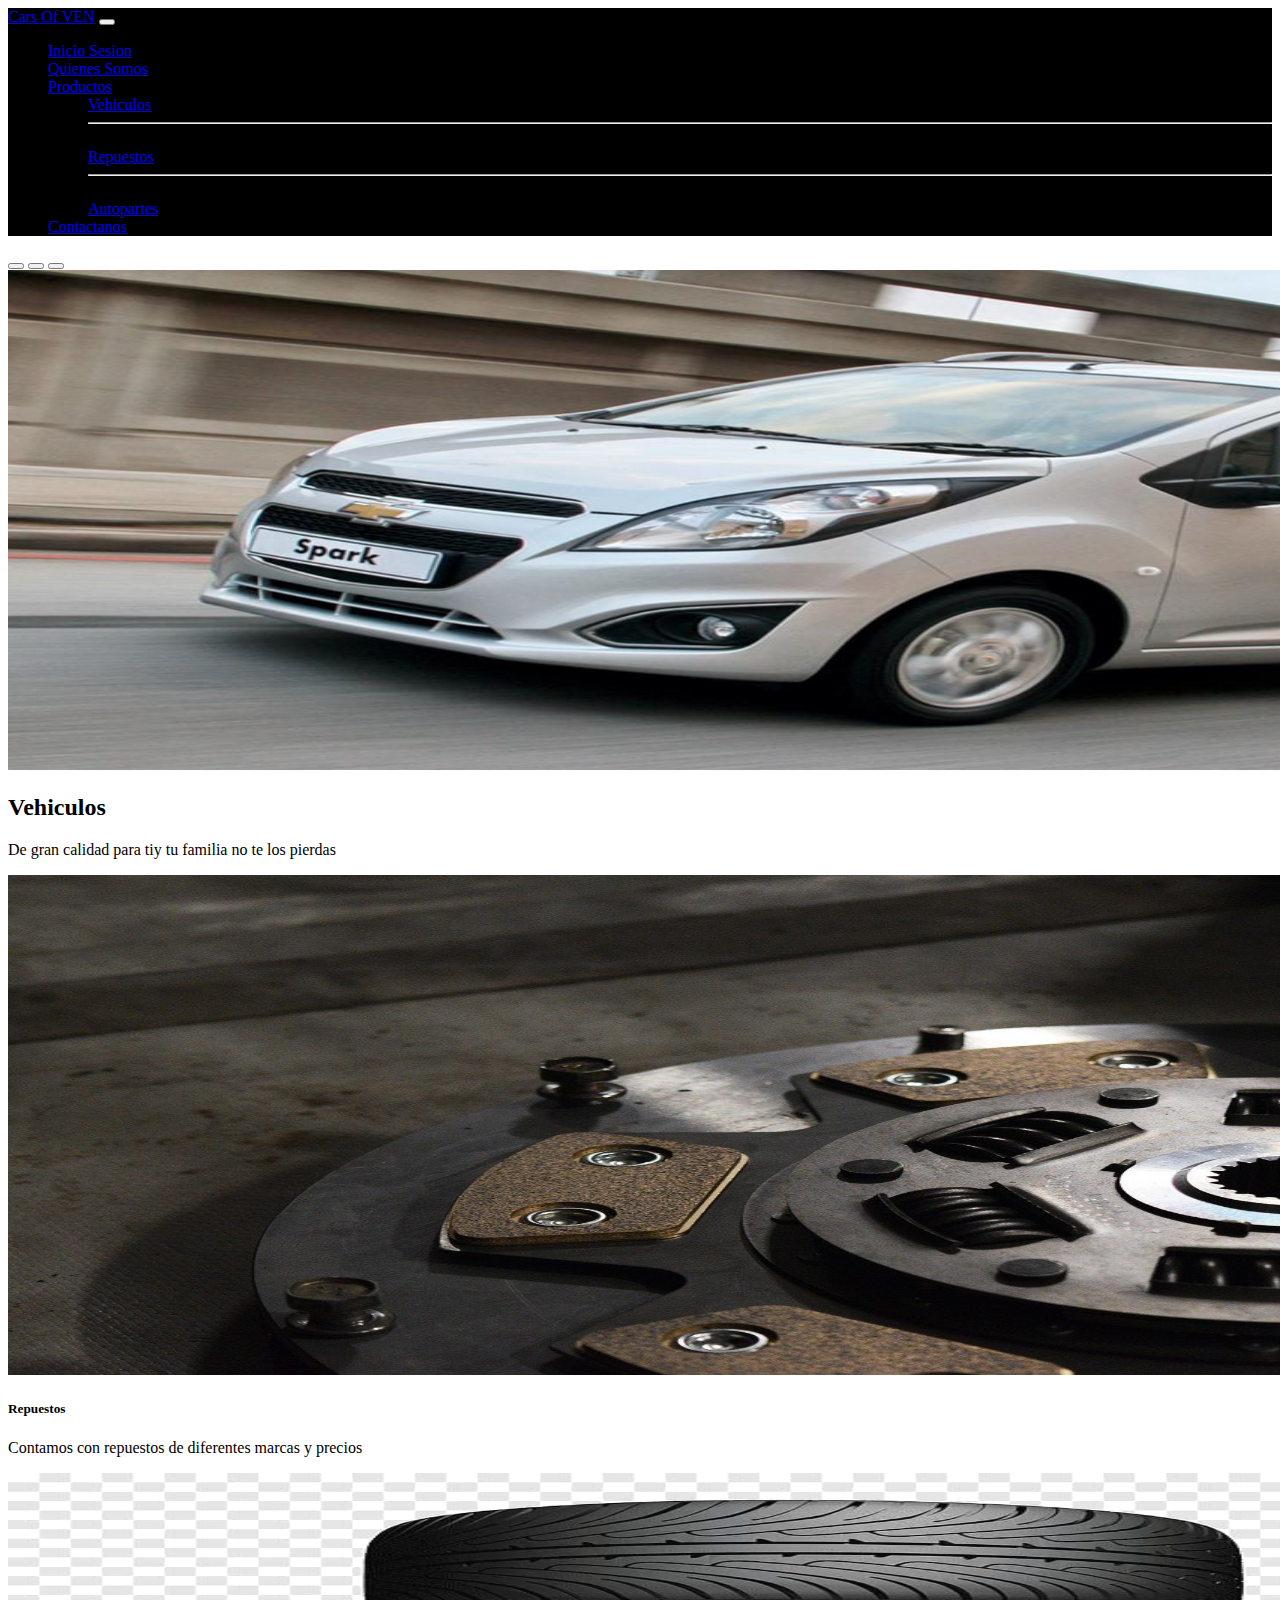
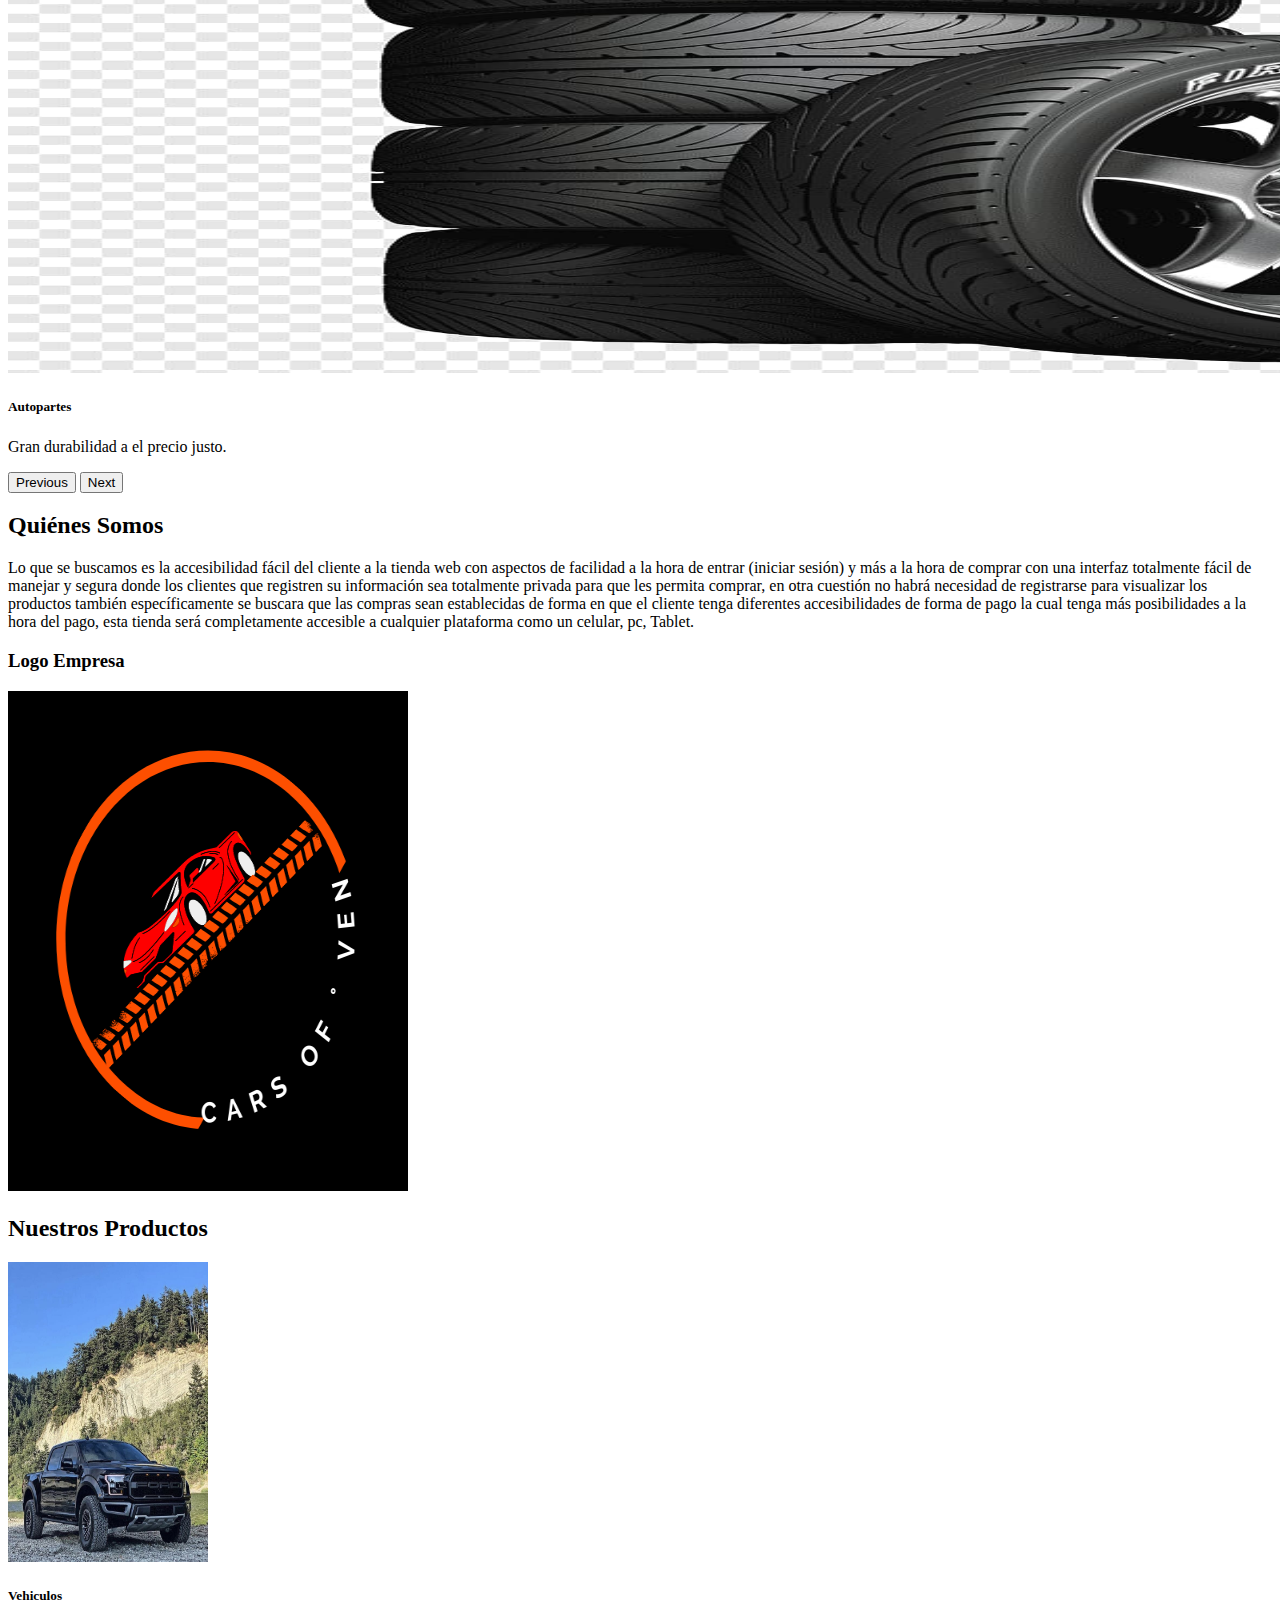
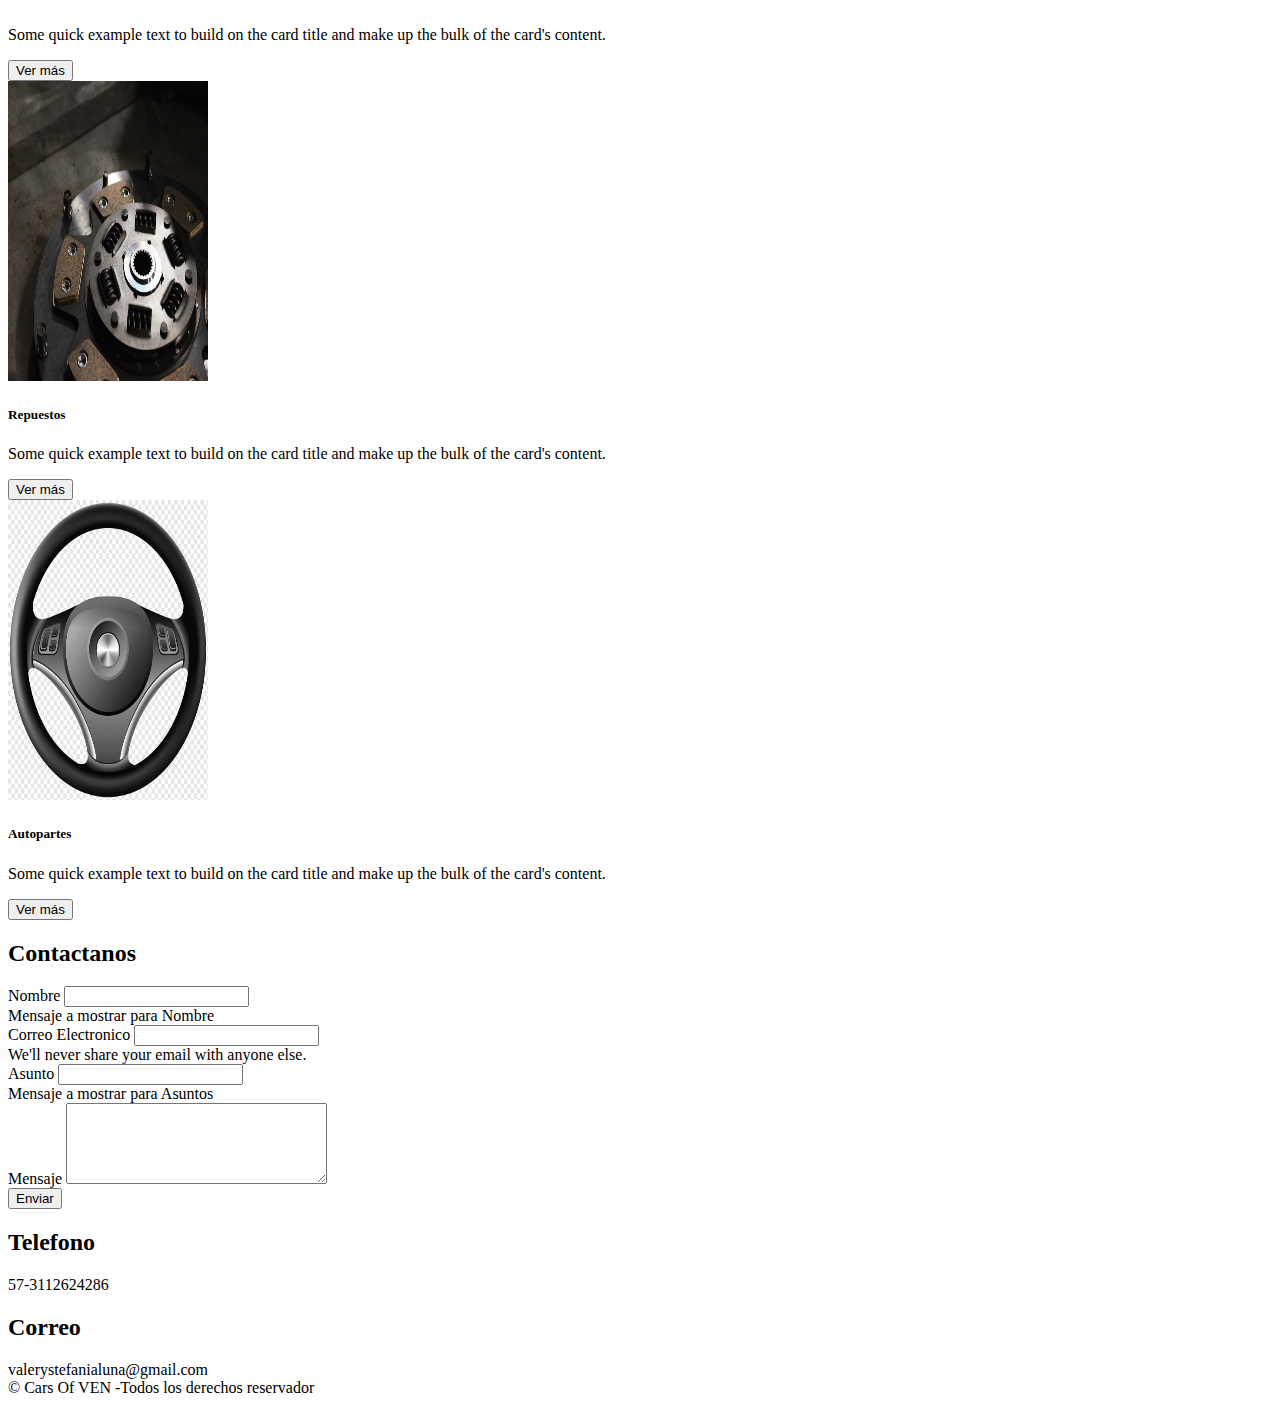
<file: index.html>
<!doctype html>
<html lang="es">
  <head>
<meta charset="utf-8">
<meta name="viewport" content="width=device-width, initial-scale=1">
<title>Concecionario</title>
<link href="https://cdn.jsdelivr.net/npm/bootstrap@5.3.0-alpha3/dist/css/bootstrap.min.css" rel="stylesheet" integrity="sha384-KK94CHFLLe+nY2dmCWGMq91rCGa5gtU4mk92HdvYe+M/SXH301p5ILy+dN9+nJOZ" crossorigin="anonymous">
<link rel="stylesheet" href="css/estiilos.css">
</head>
<body>
<header>
<div class="container">
<nav class="navbar navbar-expand-lg navbar-dark ">
<div class="container-fluid">
<a class="navbar-brand" href="dashboard cov/dashboard.html">Cars Of VEN</a>
<button class="navbar-toggler" type="button" data-bs-toggle="collapse" data-bs-target="#navbarSupportedContent" aria-controls="navbarSupportedContent" aria-expanded="false" aria-label="Toggle navigation">
<span class="navbar-toggler-icon"></span>
</button>
<div class="collapse navbar-collapse" id="navbarSupportedContent">
 <ul class="navbar-nav ms-auto mb-2 mb-lg-0">
<li class="nav-item">
<a class="nav-link active" aria-current="page" href="formularios de registro/formularios.html">Inicio Sesion</a>
</li>
<li class="nav-item">
  <a class="nav-link active" aria-current="page" href="error500.html">Quienes Somos</a>
</li>
<li class="nav-item dropdown">
<a class="nav-link dropdown-toggle" href="#" role="button" data-bs-toggle="dropdown" aria-expanded="false">
Productos
</a>
<ul class="dropdown-menu">
<li><a class="dropdown-item" href="#">Vehiculos</a></li>
<li><hr class="dropdown-divider"></li>
<li><a class="dropdown-item" href="#">Repuestos</a></li>
<li><hr class="dropdown-divider"></li>
<li><a class="dropdown-item" href="#">Autopartes</a></li>
</ul>
</li>
<li class="nav-item">
<a class="nav-link active" aria-current="page" href="error404.html">Contactanos</a>

</li>
</ul>

 </div>
</div>
 </nav>
</div> 
</header>
<section class="carrusel">
    <div id="carouselExampleCaptions" class="carousel slide">
        <div class="carousel-indicators">
          <button type="button" data-bs-target="#carouselExampleCaptions" data-bs-slide-to="0" class="active" aria-current="true" aria-label="Slide 1"></button>
          <button type="button" data-bs-target="#carouselExampleCaptions" data-bs-slide-to="1" aria-label="Slide 2"></button>
          <button type="button" data-bs-target="#carouselExampleCaptions" data-bs-slide-to="2" aria-label="Slide 3"></button>
        </div>
        <div class="carousel-inner">
          <div class="carousel-item active">
            <img src="img/vehiculos5.jpg" width="1920" height="500" class="d-block w-100" alt="">
            <div class="carousel-caption d-none d-md-block">
              <h2>Vehiculos</h2>
              <p>De gran calidad para tiy tu familia no te los pierdas</p>
            </div>
          </div>
          <div class="carousel-item">
            <img src="img/repuestos.jpg" width="1920" height="500" class="d-block w-100" alt="1920/500">
            <div class="carousel-caption d-none d-md-block">
              <h5>Repuestos</h5>
              <p>Contamos con repuestos de diferentes marcas y precios</p>
            </div>
          </div>
          <div class="carousel-item">
            <img src="img/autopartes4.jpg" width="1920" height="500" class="d-block w-100" alt="...">
            <div class="carousel-caption d-none d-md-block">
              <h5>Autopartes</h5>
              <p>Gran durabilidad a el precio justo.</p>
            </div>
          </div>
        </div>
        <button class="carousel-control-prev" type="button" data-bs-target="#carouselExampleCaptions" data-bs-slide="prev">
          <span class="carousel-control-prev-icon" aria-hidden="true"></span>
          <span class="visually-hidden">Previous</span>
        </button>
        <button class="carousel-control-next" type="button" data-bs-target="#carouselExampleCaptions" data-bs-slide="next">
          <span class="carousel-control-next-icon" aria-hidden="true"></span>
          <span class="visually-hidden">Next</span>
        </button>
      </div>
</section>
<section class="nosotros my-5">
        <h2 class="text-center my-5">Quiénes Somos</h2>
        <div class="container">
            <div class="row">
                <div class="col-6">
                    <p>
                    </p>
                    <p>Lo que se buscamos es la accesibilidad fácil del cliente a la tienda web con aspectos de facilidad a la hora de entrar (iniciar sesión) y más a la hora de comprar con una interfaz totalmente fácil de manejar y segura donde los clientes que registren su información sea totalmente privada para que les permita comprar, en otra cuestión no habrá necesidad de registrarse para visualizar los productos también específicamente se buscara que las compras sean establecidas  de forma en que el cliente tenga diferentes accesibilidades de forma de pago la cual tenga más posibilidades a la hora del pago, esta tienda será completamente  accesible a cualquier plataforma como un celular, pc, Tablet. 
                    </p>

                </div>
                 <div class="col-6">
                 <h3>Logo Empresa</h3>
        
                    <img class="img-fluid" src="img/cars of ven.png" width="400" height="500" alt="">
                 </div>
            </div>
        </div>
</section>
<section class="nosotros my-5">
    <h2 class="text-center my-5">Nuestros Productos</h2>
    <div class="container">
        <div class="row">
            <div class="col-4">
                <div class="card text-center">
                    <img src="img/vehiculos1.jpg" width="200" height="300" class="card-img-top" alt="...">
                    <div class="card-body">
                      <h5 class="card-title">Vehiculos</h5>
                      <p class="card-text">Some quick example text to build on the card title and make up the bulk of the card's content.</p>
                      <a class="nav-link active" arial-current="page" href="descripcion.html" ><button>Ver más </button></a>
                    </div>
                  </div>
            </div>
             <div class="col-4">
                <div class="card text-center">
                    <img src="img/repuestos.jpg" width="200" height="300" class="card-img-top" alt="...">
                    <div class="card-body">
                      <h5 class="card-title">Repuestos</h5>
                      <p class="card-text">Some quick example text to build on the card title and make up the bulk of the card's content.</p>
                      <a class="nav-link active" arial-current="page" href="descripcion.html" ><button>Ver más </button></a>
                    </div>
                  </div>
             </div>
           <div class="col-4">
            <div class="card text-center">
                <img src="img/autopartes.png.jpg" width="200" height="300" class="card-img-top" alt="...">
                <div class="card-body">
                  <h5 class="card-title">Autopartes</h5>
                  <p class="card-text">Some quick example text to build on the card title and make up the bulk of the card's content.</p>
                  <a class="nav-link active" arial-current="page" href="descripcion.html" ><button>Ver más </button></a>
                </div>
              </div>
           </div>
        </div>
    </div>

</section>
<section class="contactenos bg-black py-5">
    <h2 class="text-center">Contactanos</h2>
    <div class="container">
        <form class="row">
            <div class="mb-3 col-4">
              <label for="Nombre" class="form-label">Nombre</label>
              <input type="text" class="form-control" id="Nombre" aria-describedby="Nombre">
              <div id="Nombre" class="form-text" >Mensaje a mostrar para Nombre</div>
            </div>
            <div class="mb-3 col-4">
                <label for="exampleInputEmail1" class="form-dark">Correo Electronico</label>
                <input type="email" class="form-control" id="exampleInputEmail1" aria-describedby="emailHelp">
                <div id="emailHelp" class="form-text">We'll never share your email with anyone else.</div>
            </div>
            <div class="mb-3 col-4">
                <label for="Asunto" class="form-label">Asunto</label>
                <input type="text" class="form-control" id="Asunto" aria-describedby="Asunto">
                <div id="Asunto" class="form-text">Mensaje a mostrar para Asuntos</div>
              </div>
            <div class="mb-3 col-6 col-12">
             <label for="Mensaje">Mensaje</label>
            <textarea class="form-control" name="Mensaje" id="" cols="30" rows="5"></textarea>
            </div>
           <div class="text-center"><button type="submit" class="btn btn-primary">Enviar</button></div>
          </form>
           
          <section class="contacto" id="contacto">
            <div class="contenido-seccion">
            
        
                <div class="fila">
                <div class="col">
                 <h2>
                    <i class="fa-solid fa-phone"></i> Telefono
                 </h2>   
                 <span class="info-contacto"> 57-3112624286</span>
                </div>  
                <div class="col">
                    <h2>
                        <i class="fa-solid fa-envelope"></i> Correo
                    </h2>   
                    <span class="info-contacto">valerystefanialuna@gmail.com</span>
                   </div>   
                    
                </div>
            </div>
           </section>  
    </div>
 </section>
 <footer class="text-center py-3">
&copy; Cars Of VEN -Todos los derechos reservador
 </footer>

 <script src="https://cdn.jsdelivr.net/npm/bootstrap@5.3.0-alpha3/dist/js/bootstrap.bundle.min.js" integrity="sha384-ENjdO4Dr2bkBIFxQpeoTz1HIcje39Wm4jDKdf19U8gI4ddQ3GYNS7NTKfAdVQSZe" crossorigin="anonymous"></script>
</body>
</html>
</file>
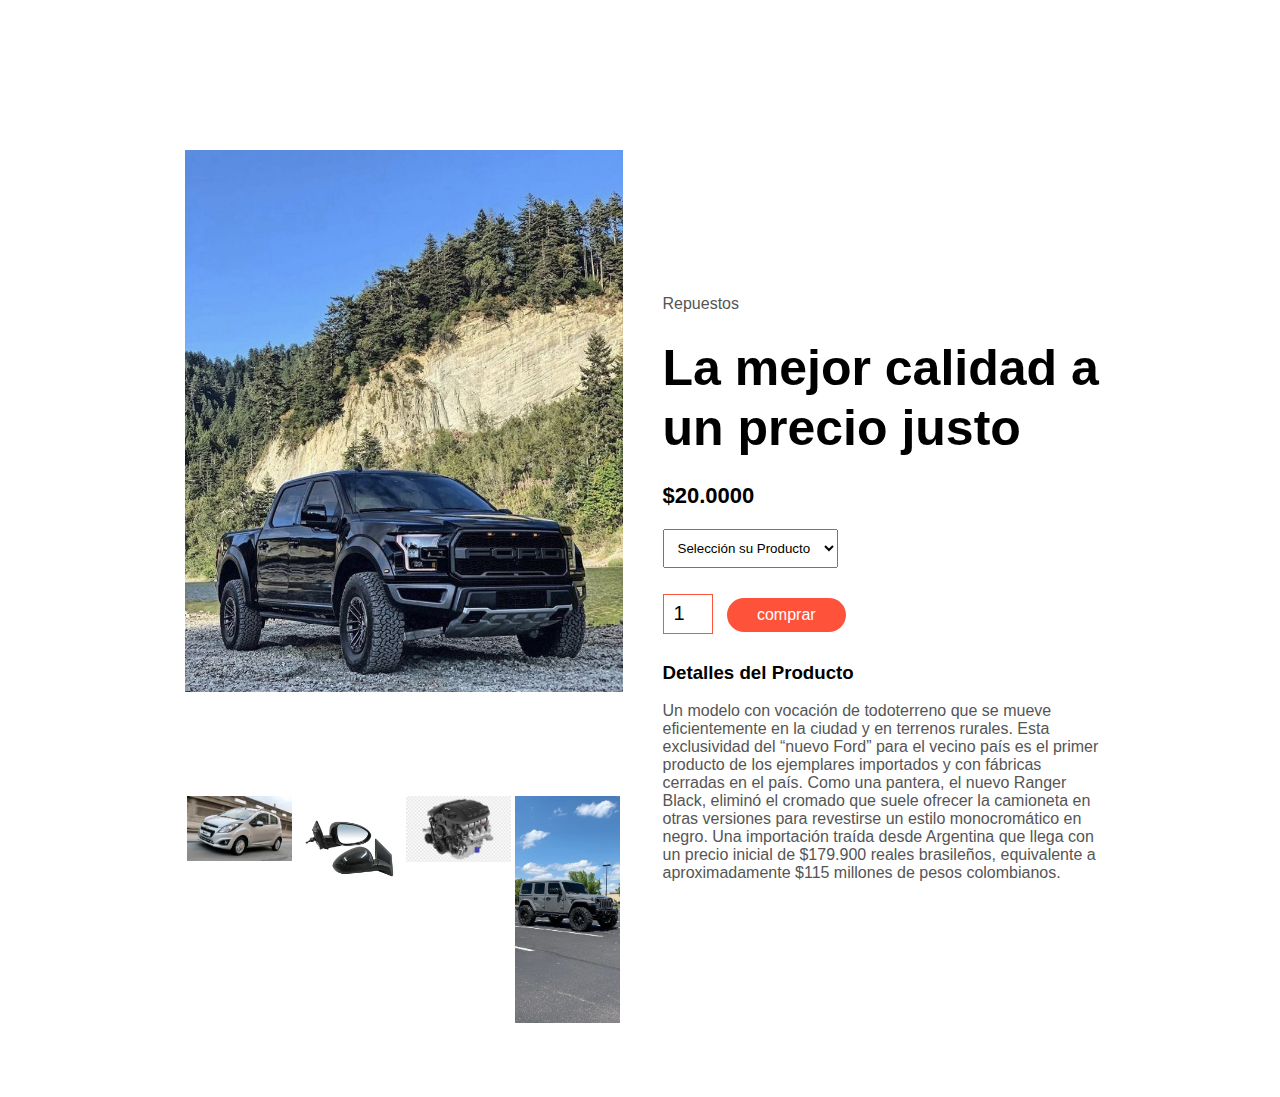
<file: descripcion.html>
<!DOCTYPE html>
<html lang="es">
<head>
    <meta charset="UTF-8">
    <meta http-equiv="X-UA-Compatible" content="IE=edge">
    <meta name="viewport" content="width=device-width, initial-scale=1.0">
   <link rel="stylesheet" href="estiloos.css">
    <title>Descripción Productos</title>
    
</head>
<body>
    <div class="small-container single-product">
        <div class="row">
            <div class="col-2">
                <img src="img/vehiculos1.jpg" width="100%" id="productImg">
                <div class="small-img-row">
                   <div class="small-img-col">
                    <img src="img/vehiculos5.jpg" width="100%" class="small-img">
                   </div>
                   <div class="small-img-col">
                    <img src="img/autopartes7.png.jpg" width="100%" class="small-img">
                   </div>
                   <div class="small-img-col">
                    <img src="img/autopartes3.jpg" width="100%" class="small-img">
                   </div>
                   <div class="small-img-col">
                    <img src="img/vehiculos2.jpg" width="100%" class="small-img">
                   </div>
                </div>
            </div>
            <div class="col-2">
             <p>Repuestos</p>
             <h1>La mejor calidad a un precio justo </h1>
             <h4>$20.0000</h4>
          <select>
            <option>Selección su Producto </option>
            <option>Autopartes</option>
            <option>Repuestos </option>
            <option>Vehiculos </option>
          </select>
          <input type="number" value="1">
          <a href="" class="btn">comprar</a>
         <h3>Detalles del Producto<i class="fa fa-indent"></i></h3> 
         <br>
         <p>Un modelo con vocación de todoterreno que se mueve eficientemente en la ciudad y en terrenos rurales. Esta exclusividad del “nuevo Ford” para el vecino país es el primer producto de los ejemplares importados y con fábricas cerradas en el país.

            Como una pantera, el nuevo Ranger Black, eliminó el cromado que suele ofrecer la camioneta en otras versiones para revestirse un estilo monocromático en negro.  Una importación traída desde Argentina que llega con un precio inicial de $179.900 reales brasileños, equivalente a aproximadamente $115 millones de pesos colombianos.</p>
            </div>
        </div>
    </div>
<script>
do {
    var productImg =document.getElementById("ProductoImg");
    var smallImg = Document.getElementByIdClassName("small-img");
    
    SmallImg[1].onclick = function()
    {
        productImg.src = smallImg[1].src;
    }
    SmallImg[2].onclick = function()
    {
        productImg.src = smallImg[2].src;
    }
    SmallImg[7].onclick = function()
    {
        productImg.src = smallImg[7].src;
    }
    SmallImg[4].onclick = function()
    {
        productImg.src = smallImg[4].src;
    }
} while (condition);

</script>
</body>
</html>
</file>
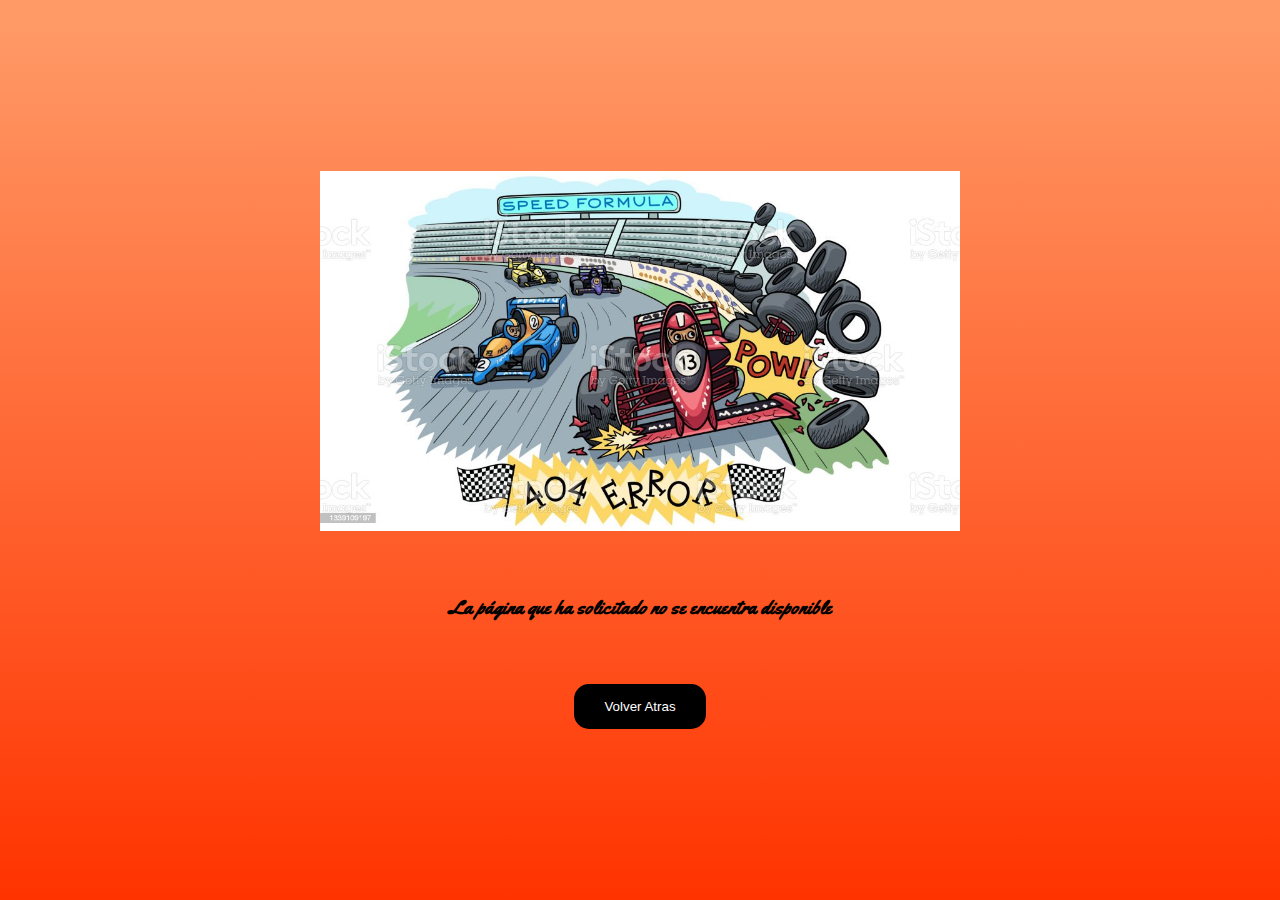
<file: error404.html>
<!DOCTYPE html>
<html lang="es">
<head>
    <meta charset="UTF-8">
    <meta http-equiv="X-UA-Compatible" content="IE=edge">
    <meta name="viewport" content="width=device-width, initial-scale=1.0">
    <title>Eror 404</title>
    <link rel="stylesheet" href="error404.css">
    <link rel="preconnect" href="https://fonts.googleapis.com">
<link rel="preconnect" href="https://fonts.gstatic.com" crossorigin>
<link href="https://fonts.googleapis.com/css2?family=Open+Sans:ital@1&family=Titillium+Web:ital,wght@0,200;0,300;0,400;0,700;1,400;1,600&family=Yellowtail&display=swap" rel="stylesheet">
</head>
<body>
    <div class="container">
        <img src="img/error404.jpg" alt="">
<h1>La página que ha solicitado no se encuentra disponible</h1>
<div class="boton">
    <a class="nav-link active" arial-current="page" href="index.html" ><button>Volver Atras</button></a>
</div>
    </div>
</body>
</html>
</file>
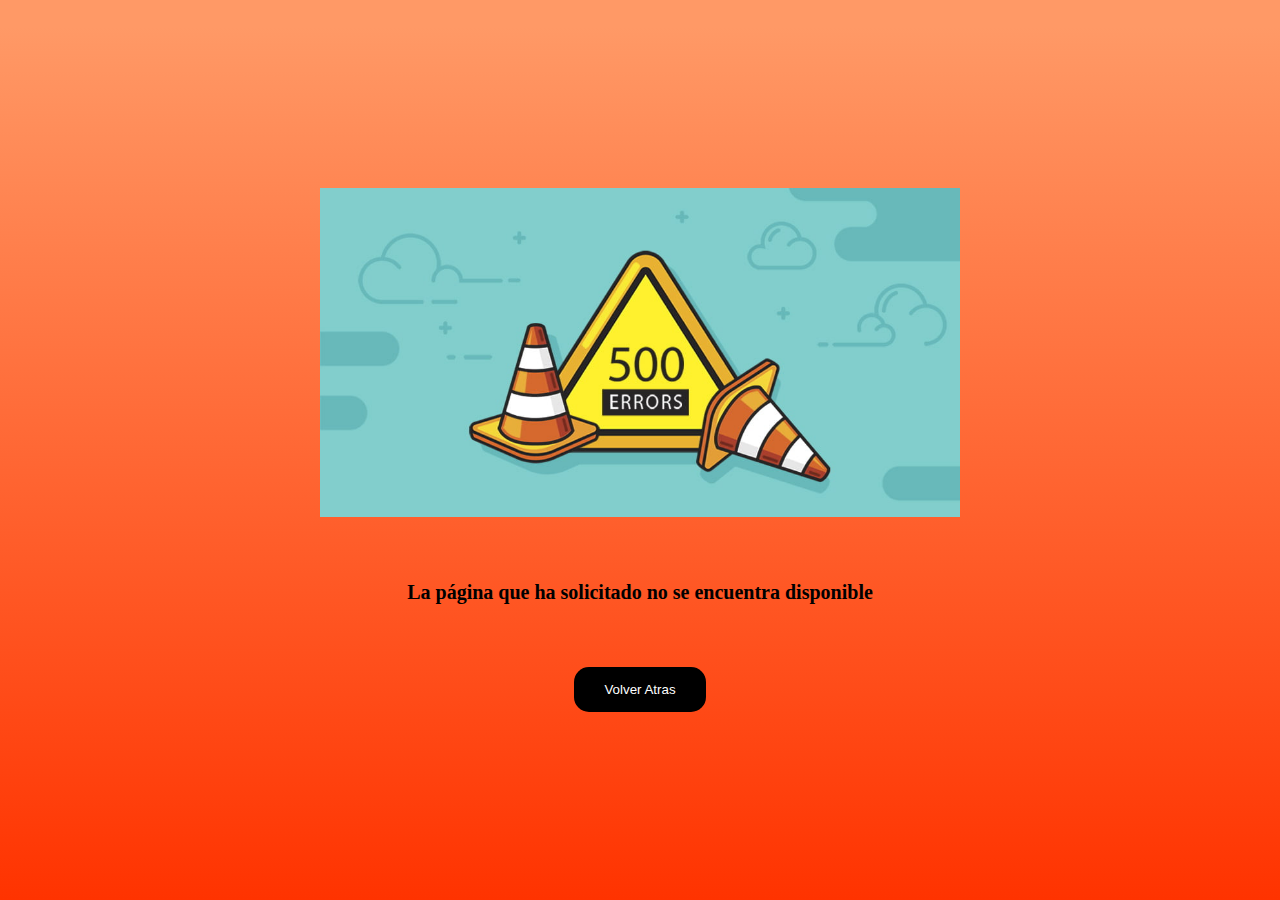
<file: error500.html>
<!DOCTYPE html>
<html lang="es">
<head>
    <meta charset="UTF-8">
    <meta http-equiv="X-UA-Compatible" content="IE=edge">
    <meta name="viewport" content="width=device-width, initial-scale=1.0">
    <title>Error 500</title>
    <link rel="stylesheet" href="error500.css">
    <link rel="preconnect" href="https://fonts.googleapis.com">
    <link rel="preconnect" href="https://fonts.gstatic.com" crossorigin>

</head>
<body>
    <div class="container">
        <img src="img/error500.png" alt="">
<h1>La página que ha solicitado no se encuentra disponible</h1>
<div class="boton">
    <a class="nav-link active" arial-current="page" href="index.html" ><button>Volver Atras</button></a>
   
</div>
    </div>
</body>
</html>
</file>
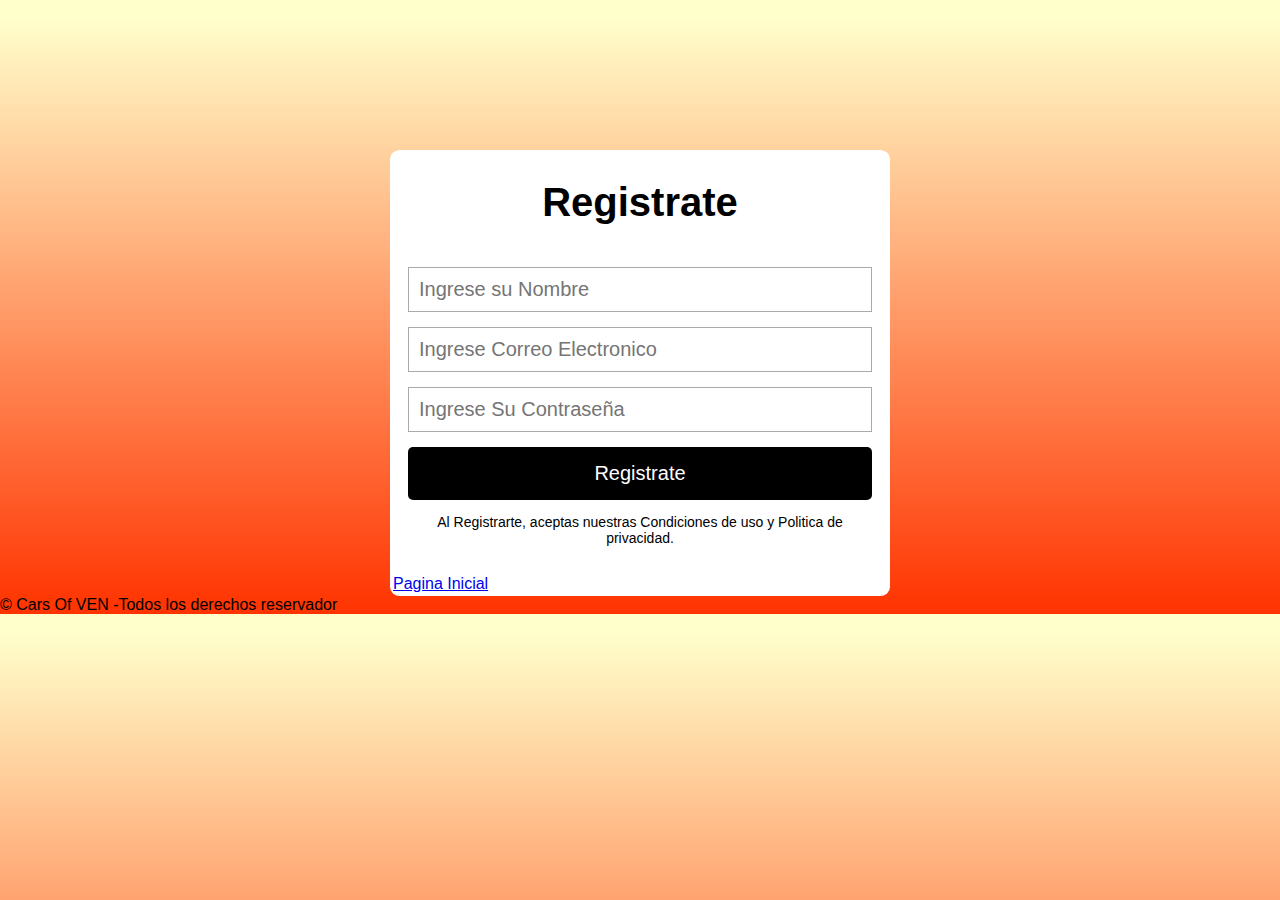
<file: Login Concecionario/Registrate.html>
<!DOCTYPE html>
<!DOCTYPE html>
<html lang="es">
<head>
    <meta charset="UTF-8">
    <meta http-equiv="X-UA-Compatible" content="IE=edge">
    <meta name="viewport" content="width=device-width, initial-scale=1.0">
    <title>Registrarte</title>
 <link rel="stylesheet" href="https://cdnjs.cloudflare.com/ajax/libs/font-awesome/6.3.0/css/all.min.css">
 <link rel="stylesheet" href="css/estilos.css">
</head>
<body>
<form class="formulario">
    
    <h1>Registrate</h1>
    <div class="contenedor">

        <div class="input-contenedor">
            <i class="fa-solid fa-user icon"></i>
            <input type="text" placeholder="Ingrese su Nombre">
            <i class="fas fa-check-circle"></i>
            <i class="fas fa-exclamation-circle"></i>
            <small>Error mensaje</small>
        </div>

        <div class="input-contenedor">
            <i class="fa-solid fa-envelope icon"></i>
            <input type="text" placeholder="Ingrese Correo Electronico">
            <i class="fas fa-check-circle"></i>
            <i class="fas fa-exclamation-circle"></i>
            <small>Error mensaje</small>
        </div>

        <div class="input-contenedor">
            <i class="fa-solid fa-key icon"></i>
            <input type="password" placeholder="Ingrese Su Contraseña">
            <i class="fas fa-check-circle"></i>
            <i class="fas fa-exclamation-circle"></i>
            <small>Error mensaje</small>
        </div>
        <input type="submit" value="Registrate" class="button">
        <p> Al Registrarte, aceptas nuestras Condiciones de uso y Politica de 
        privacidad.</p>

    </div>
   <a href="#" class="readmore">Pagina Inicial</a>
</form>
<footer class="text-center">
    &copy; Cars Of VEN -Todos los derechos reservador
     </footer>
     <script src="validacion.js"></script>
</body>
</html>
</file>
<file: css/estiilos.css>
header{
    background-color: black;
}
</file>
<file: estiloos.css>
*{
    margin: 0;
    padding: 0;
    box-sizing: border-box;
}
body{
    font-family: 'poppins', sans-serif;
}
.small-container{
    max-width: 1000px;
    margin: auto;
    padding-left: 25px;
    padding-right: 20px;
}
.row{
    display: flex;
    align-items: center;
    flex-wrap: wrap;
    justify-content: space-around;
}
.single-product{
    margin-top: 80px;
}
.small-img-row{
    display: flex;
    justify-content: space-around;
}
.col-2 img{
    max-width: 100%;
    padding: 50px 0;
}
.small-img-col{
    flex-basis: 24%;
    cursor: pointer;
}
.single-product .col-2{
    padding: 20px;
}
.col-2{
    flex-basis: 50%;
    min-width:300px;
}
.col-2 h1{
    font-size: 50px;
    line-height: 60px;
    margin: 25px 0;
}
.single-product select{
    display: block;
    padding: 10px;
    margin-top: 20px;
}
.single-product h4{
    margin: 20px 0;
    font-size: 22px;
    font-weight: bold;
}
.single-product input{
    width: 50px;
    height: 40px;
    padding-left: 10px;
    font-size: 20px;
    margin-right: 10px;
    border: 1px solid #ff523b;
}
input:focus{
    outline: none;


}
a{
    text-decoration: none;
    color: #555;
}
.single-product .fa{
    color: #ff523b;
    margin-left: 10px;
}
p{
    color: #555;
}
.btn{
    display: inline-block;
    background:  #ff523b;
    color: #fff;
    padding: 8px 30px;
    margin: 30px 0;
    border-radius: 30px;
    transition:  0.5s;
}
.btn:hover{
    background: #563434;
}
</file>
<file: error404.css>
body{
    background: linear-gradient(to bottom, #ff9966 3%, #ff3300 100%);
    margin: 0;
    padding: 0;
    height: 100vh;
    font-family: 'Open Sans', sans-serif;
    font-family: 'Titillium Web', sans-serif;
    font-family: 'Yellowtail', cursive;
}
img{
    width: 50%;
}
.container{
    height: 100vh;
    display: flex;
    flex-direction: column;
    gap: 30px;
    align-items: center;
    justify-content: center;
}
h1{
    color: black;
    font-size: 20px;
    padding: 20px;
    
}
button{
    padding:15px 30px ;
    border-radius: 15px;
    border: none;
    background: #000;
    color: white;
}
@media screen and(max-windth:630px) {
    h1{
        font-size: 16px;
    }
}
</file>
<file: error500.css>
body{
    background: linear-gradient(to bottom, #ff9966 3%, #ff3300 100%);
    margin: 0;
    padding: 0;
    height: 100vh;
    font-family: 'Open Sans', sans-serif;
    font-family: 'Titillium Web', sans-serif;
    font-family: 'Yellowtail', cursive;
}
img{
    width: 50%;
}
.container{
    height: 100vh;
    display: flex;
    flex-direction: column;
    gap: 30px;
    align-items: center;
    justify-content: center;
}
h1{
    color: black;
    font-size: 20px;
    padding: 20px;
    
}
button{
    padding:15px 30px ;
    border-radius: 15px;
    border: none;
    background: #000;
    color: white;
}
@media screen and(max-windth:630px) {
    h1{
        font-size: 16px;
    }
}
</file>
<file: Login Concecionario/css/estilos.css>
body{
    font-family: Arial, Helvetica, sans-serif;
    margin: 0;
    background: url(img/ima.png); 
    background-size: cover;
   background-attachment: fixed;
   background: linear-gradient(to bottom, #ffffcc 3%, #ff3300 100%); 
   
}
.login-bo{
    width: 500px;
    height: 500px;
    color: #fff;
    top: 55%;
    left: 55%;
    position: absolute;
    transform: translate(-30%, -65%);
    box-sizing: border-box;
    padding: 70px 30px;
}

.login-bo.avatar{
    width: 200px;
    height: 200px;
    border-radius: 50%;
    position: absolute;
    top: -50px;
    left: calc(50% -50px) ;
}

* {
    box-sizing: border-box;
}

.contenedor{
    border: 3px;
    border-radius: 4px;
    display: block;
    font-family: inherit;
    font-size: 14px;
    padding: 15px;
    width: 100%;
}
.input-contenedor.success input{
    border-color: #2ecc71;
}
.input-contenedor.error input{
    border-color:#ff3300 ;
}
.input-contenedor i {
    visibility: hidden;
    position: absolute;
    top: 40px;
    right: 10px;

}
.input-contenedor.success i.fa-check-circle{
    color: #2ecc71;
    visibility: visible;
} 
.input-contenedor.success i.fa-exclamation-circle{
    color: #e74c3c;
    position: visible;
   
}
.input-contenedor small {
    color: #e74c3c;
    position: absolute ;
    bottom: 0;
    left: 0;
    visibility: hidden;
}
.input-contenedor.error small{
    visibility: visible;
}
.formulario{
    background: #fff;
    margin-top: 150px;
    padding: 3px;
}
h1{
    text-align: center;
    color: #000;
    font-size: 40px;
}
input[type="text"],
input[type="password"]{
    font-size: 20px;
    width: 82%;
    padding: 10px;
    border: none;
}
.input-contenedor{
    margin-bottom: 15px;
    border: 1px solid #aaa;
}
.icon{
    min-width: 50px;
    text-align: center;
    color: #999;
}
.button{
    border: none;
    width: 100%;
    color: white;
    font-size: 20px;
    background: #000;
    padding:  15px 20px;
    border-radius: 5px;
    cursor: pointer;
}
.botton:hover {
    background: cadetblue;
}
p{
    text-align: center;
}
.link{
    text-decoration:none;
    color: #000;
    font-weight: 600;
}
.link:hover{
    color: cadetblue;
}
@media(min-width:768px)
{
    .formulario{
        margin: auto;
        width: 500px;
        margin-top: 150px;
        border-radius: 2%;
    }
}
</file>
